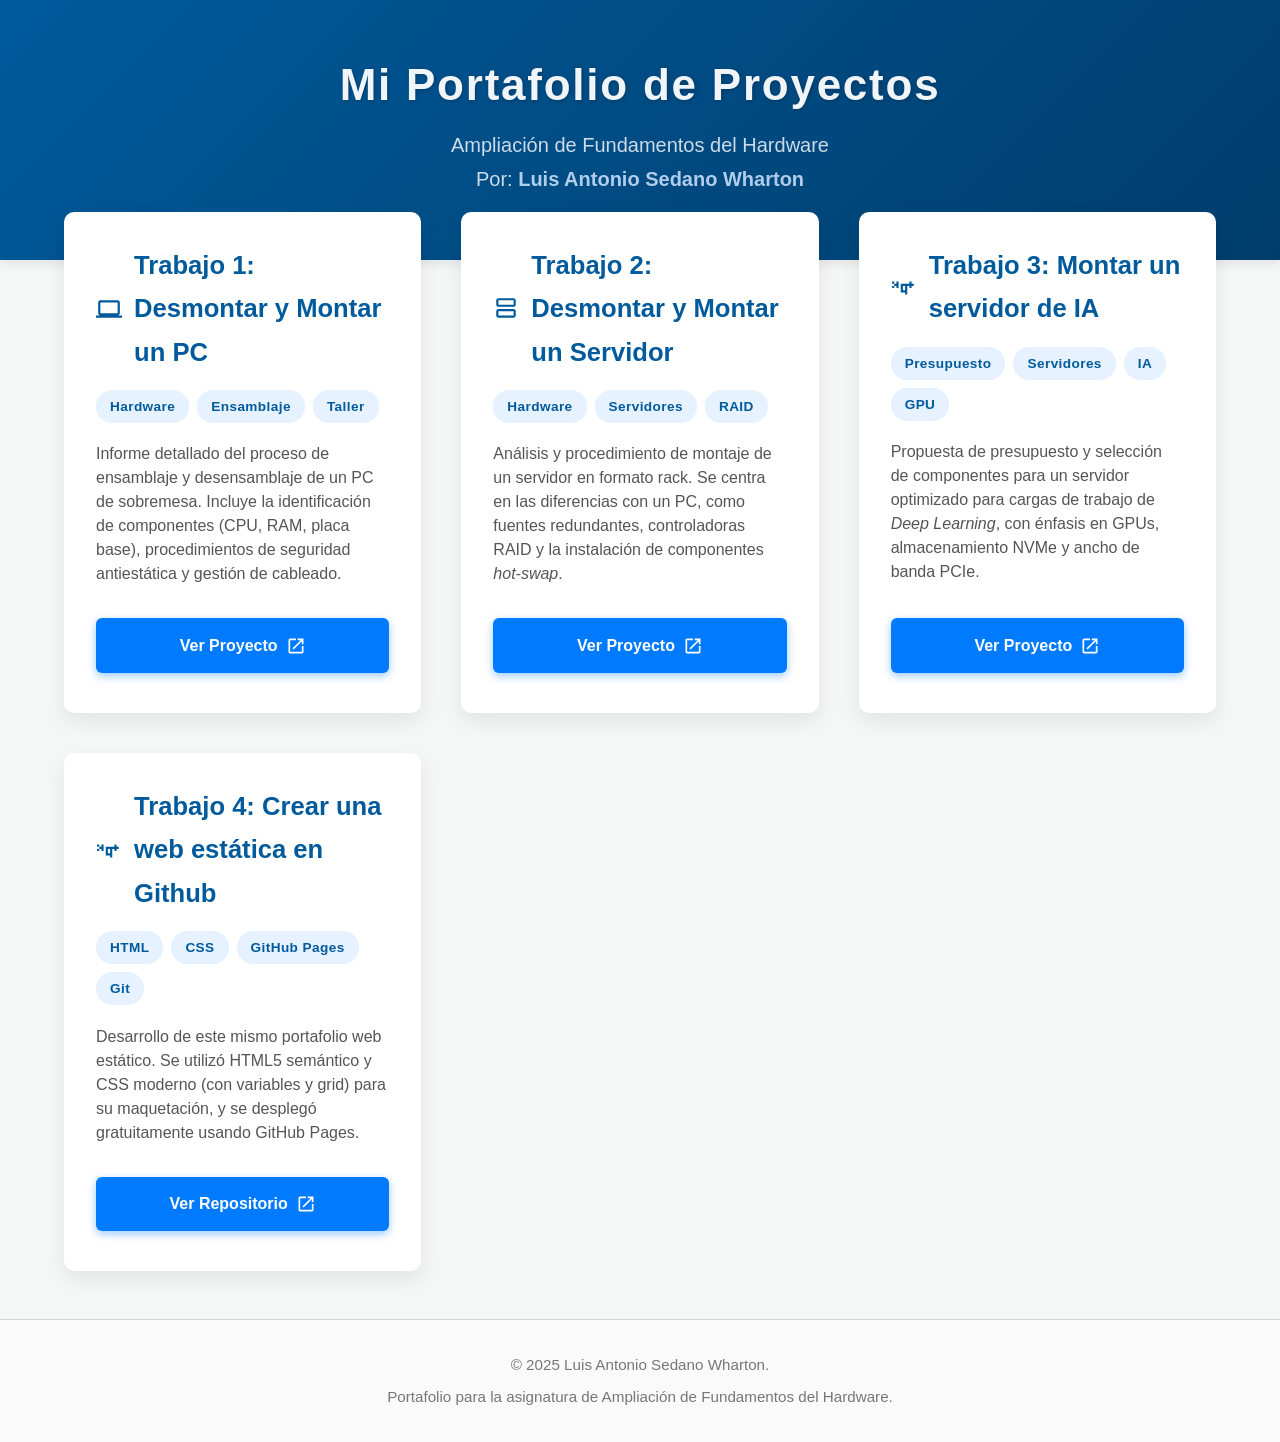
<file: index.html>
<!DOCTYPE html>
<html lang="es">
<head>
<meta charset="UTF-8" />
<meta name="viewport" content="width=device-width, initial-scale=1" />
<title>Portafolio - Ampliación de Fundamentos del Hardware</title>

<style>
  /* Variables de color */
  :root {
    --color-primario: #005a9c;
    --color-secundario: #007bff;
    --color-fondo: #f4f7f6;
    --color-tarjeta: #ffffff;
    --color-texto: #333333;
    --color-texto-claro: #555555;
    --sombra: rgba(0, 0, 0, 0.08);
    --borde-radio: 10px;
    --trans-duracion: 0.3s;
    --font-primary: -apple-system, BlinkMacSystemFont, "Segoe UI", Roboto, Helvetica, Arial, sans-serif;
  }

  /* Reset */
  *, *::before, *::after {
    box-sizing: border-box;
  }
  body, h1, h2, p, a {
    margin: 0;
    padding: 0;
  }

  html {
    scroll-behavior: smooth;
  }

  body {
    font-family: var(--font-primary);
    line-height: 1.7;
    background-color: var(--color-fondo);
    color: var(--color-texto);
    min-height: 100vh;
    display: flex;
    flex-direction: column;
  }

  /* Header */
  .header {
    background: linear-gradient(135deg, var(--color-primario) 0%, #003d6b 100%);
    color: #f0f5fa;
    padding: 3rem 1.5rem 4rem;
    text-align: center;
    box-shadow: 0 4px 10px var(--sombra);
  }
  .header h1 {
    font-size: 2.75rem;
    font-weight: 700;
    letter-spacing: 0.04em;
    margin-bottom: 0.3rem;
    text-shadow: 1px 1px 4px rgba(0,0,0,0.25);
  }
  .header p {
    font-size: 1.25rem;
    font-weight: 400;
    opacity: 0.85;
  }
  .header p strong {
    color: #d0e4ff;
  }

  /* Main Container */
  .main-container {
    max-width: 1200px;
    margin: -3rem auto 3rem; /* para subir un poco las tarjetas */
    padding: 0 1.5rem;
    flex-grow: 1;
  }

  /* Grid portfolio */
  .portfolio-grid {
    display: grid;
    grid-template-columns: repeat(auto-fit, minmax(320px, 1fr));
    gap: 2.5rem;
  }

  /* Card */
  .project-card {
    background-color: var(--color-tarjeta);
    border-radius: var(--borde-radio);
    box-shadow: 0 8px 20px var(--sombra);
    overflow: hidden;
    display: flex;
    flex-direction: column;
    transition: transform var(--trans-duracion) ease, box-shadow var(--trans-duracion) ease;
  }
  .project-card:hover,
  .project-card:focus-within {
    transform: translateY(-7px);
    box-shadow: 0 15px 35px rgba(0,0,0,0.15);
  }

  /* Card Content */
  .card-content {
    padding: 2rem 2rem 2.5rem;
    display: flex;
    flex-direction: column;
    flex-grow: 1;
  }

  /* Titles with icon */
  .project-card h2 {
    font-size: 1.6rem;
    color: var(--color-primario);
    margin-bottom: 1rem;
    display: flex;
    align-items: center;
    gap: 12px;
    font-weight: 700;
  }
  .project-card h2 svg {
    width: 26px;
    height: 26px;
    fill: var(--color-primario);
    flex-shrink: 0;
  }

  /* Tags */
  .project-tags {
    margin-bottom: 1.2rem;
    display: flex;
    flex-wrap: wrap;
    gap: 8px;
  }
  .tag {
    background-color: #e6f2ff;
    color: var(--color-primario);
    padding: 5px 14px;
    border-radius: 16px;
    font-size: 0.85rem;
    font-weight: 700;
    letter-spacing: 0.03em;
    user-select: none;
    transition: background-color 0.3s ease;
  }
  .tag:hover {
    background-color: #c4dfff;
  }

  /* Description */
  .project-card p {
    font-size: 1rem;
    color: var(--color-texto-claro);
    margin-bottom: 2rem;
    flex-grow: 1;
    line-height: 1.5;
  }

  /* Link Button */
  .project-link {
    display: inline-flex;
    align-items: center;
    justify-content: center;
    gap: 8px;
    background-color: var(--color-secundario);
    color: #fff;
    padding: 0.85rem 1.75rem;
    border-radius: 6px;
    font-weight: 700;
    font-size: 1rem;
    text-decoration: none;
    user-select: none;
    transition: background-color var(--trans-duracion) ease, transform 0.15s ease;
    box-shadow: 0 3px 8px rgba(0, 123, 255, 0.4);
    position: relative;
    overflow: hidden;
  }
  .project-link svg {
    width: 20px;
    height: 20px;
    fill: #fff;
    flex-shrink: 0;
  }
  .project-link:hover,
  .project-link:focus {
    background-color: #004a99;
    transform: scale(1.05);
    box-shadow: 0 6px 14px rgba(0, 75, 153, 0.6);
    outline: none;
  }
  .project-link:focus-visible {
    outline: 3px solid #80bfff;
    outline-offset: 3px;
  }

  /* Ripple effect */
  .project-link::after {
    content: "";
    position: absolute;
    border-radius: 50%;
    width: 100%;
    height: 100%;
    top: 0;
    left: 0;
    pointer-events: none;
    background: rgba(255, 255, 255, 0.3);
    opacity: 0;
    transform: scale(0);
    transition: transform 0.3s ease, opacity 0.5s ease;
  }
  .project-link:active::after {
    opacity: 1;
    transform: scale(1);
    transition: 0s;
  }

  /* Footer */
  .footer {
    text-align: center;
    padding: 2rem 1.5rem;
    margin-top: auto;
    border-top: 1px solid #d4d4d4;
    color: #777;
    font-size: 0.95rem;
    background: #fafafa;
  }
  .footer p + p {
    margin-top: 0.4rem;
  }

  /* Responsive tweaks */
  @media (max-width: 600px) {
    .header h1 {
      font-size: 2rem;
    }
    .header p {
      font-size: 1rem;
    }
    .portfolio-grid {
      grid-template-columns: 1fr;
      gap: 1.8rem;
    }
  }
</style>

</head>
<body>

<header class="header" role="banner">
  <h1>Mi Portafolio de Proyectos</h1>
  <p>Ampliación de Fundamentos del Hardware</p>
  <p>Por: <strong>Luis Antonio Sedano Wharton</strong></p>
</header>

<main class="main-container" role="main">
  <div class="portfolio-grid" aria-label="Lista de proyectos">

    <article class="project-card" tabindex="0">
      <div class="card-content">
        <h2>
          <svg xmlns="http://www.w3.org/2000/svg" viewBox="0 0 24 24" aria-hidden="true" focusable="false">
            <path d="M20 18c1.1 0 2-.9 2-2V6c0-1.1-.9-2-2-2H4c-1.1 0-2 .9-2 2v10c0 1.1.9 2 2 2H0v2h24v-2h-4zM4 6h16v10H4V6z"></path>
          </svg>
          Trabajo 1: Desmontar y Montar un PC
        </h2>

        <div class="project-tags">
          <span class="tag">Hardware</span>
          <span class="tag">Ensamblaje</span>
          <span class="tag">Taller</span>
        </div>

        <p>
          Informe detallado del proceso de ensamblaje y desensamblaje de un PC de sobremesa.
          Incluye la identificación de componentes (CPU, RAM, placa base),
          procedimientos de seguridad antiestática y gestión de cableado.
        </p>

        <a href="https://sedanodev.github.io/2asirAFH2526/trabajos/Desmontar%20y%20Montar%20un%20PC%20-%20Luis%20Sedano.pdf" class="project-link" target="_blank" rel="noopener noreferrer" aria-label="Ver Proyecto Trabajo 1: Desmontar y Montar un PC">
          Ver Proyecto
          <svg xmlns="http://www.w3.org/2000/svg" viewBox="0 0 24 24" aria-hidden="true" focusable="false">
            <path d="M19 19H5V5h7V3H5c-1.1 0-2 .9-2 2v14c0 1.1.9 2 2 2h14c1.1 0 2-.9 2-2v-7h-2v7zM14 3v2h3.59l-9.83 9.83 1.41 1.41L19 6.41V10h2V3h-7z"></path>
          </svg>
        </a>
      </div>
    </article>

    <article class="project-card" tabindex="0">
      <div class="card-content">
        <h2>
          <svg xmlns="http://www.w3.org/2000/svg" viewBox="0 0 24 24" aria-hidden="true" focusable="false">
            <path d="M3 4c0-1.1.9-2 2-2h14c1.1 0 2 .9 2 2v4c0 1.1-.9 2-2 2H5c-1.1 0-2-.9-2-2V4zm2 4h14V4H5v4zM3 14c0-1.1.9-2 2-2h14c1.1 0 2 .9 2 2v4c0 1.1-.9 2-2 2H5c-1.1 0-2-.9-2-2v-4zm2 4h14v-4H5v4z"></path>
          </svg>
          Trabajo 2: Desmontar y Montar un Servidor
        </h2>

        <div class="project-tags">
          <span class="tag">Hardware</span>
          <span class="tag">Servidores</span>
          <span class="tag">RAID</span>
        </div>

        <p>
          Análisis y procedimiento de montaje de un servidor en formato rack. Se centra en
          las diferencias con un PC, como fuentes redundantes, controladoras RAID
          y la instalación de componentes <em>hot-swap</em>.
        </p>

        <a href="https://sedanodev.github.io/2asirAFH2526/trabajos/Desmontar%20y%20Montar%20un%20Servidor%20-%20Luis%20Sedano.pdf" class="project-link" target="_blank" rel="noopener noreferrer" aria-label="Ver Proyecto Trabajo 2: Desmontar y Montar un Servidor">
          Ver Proyecto
          <svg xmlns="http://www.w3.org/2000/svg" viewBox="0 0 24 24" aria-hidden="true" focusable="false">
            <path d="M19 19H5V5h7V3H5c-1.1 0-2 .9-2 2v14c0 1.1.9 2 2 2h14c1.1 0 2-.9 2-2v-7h-2v7zM14 3v2h3.59l-9.83 9.83 1.41 1.41L19 6.41V10h2V3h-7z"></path>
          </svg>
        </a>
      </div>
    </article>

    <article class="project-card" tabindex="0">
      <div class="card-content">
        <h2>
          <svg xmlns="http://www.w3.org/2000/svg" viewBox="0 0 24 24" aria-hidden="true" focusable="false">
            <path d="M15 9H9v6h6V9zm-2 4h-2v-2h2v2zm8-2V9h-2V7h-2v2h-2v2h2v2h2v-2h2zm-4 6h-2v2h-2v-2H9v-2h2v-2h2v2h2v2zM7 7H5v2H3V7H1v2h2v2H1v2h2v-2h2v2h2V9H7V7z"></path>
          </svg>
          Trabajo 3: Montar un servidor de IA
        </h2>

        <div class="project-tags">
          <span class="tag">Presupuesto</span>
          <span class="tag">Servidores</span>
          <span class="tag">IA</span>
          <span class="tag">GPU</span>
        </div>

        <p>
          Propuesta de presupuesto y selección de componentes para un servidor optimizado
          para cargas de trabajo de <em>Deep Learning</em>, con énfasis en GPUs, almacenamiento
          NVMe y ancho de banda PCIe.
        </p>

        <a href="https://sedanodev.github.io/2asirAFH2526/trabajos/modelos.html" class="project-link" target="_blank" rel="noopener noreferrer" aria-label="Ver Proyecto Trabajo 3: Montar un servidor de IA">
          Ver Proyecto
          <svg xmlns="http://www.w3.org/2000/svg" viewBox="0 0 24 24" aria-hidden="true" focusable="false">
            <path d="M19 19H5V5h7V3H5c-1.1 0-2 .9-2 2v14c0 1.1.9 2 2 2h14c1.1 0 2-.9 2-2v-7h-2v7zM14 3v2h3.59l-9.83 9.83 1.41 1.41L19 6.41V10h2V3h-7z"></path>
          </svg>
        </a>
      </div>
    </article>

    <article class="project-card" tabindex="0">
      <div class="card-content">
        <h2>
          <svg xmlns="http://www.w3.org/2000/svg" viewBox="0 0 24 24" aria-hidden="true" focusable="false">
            <path d="M15 9H9v6h6V9zm-2 4h-2v-2h2v2zm8-2V9h-2V7h-2v2h-2v2h2v2h2v-2h2zm-4 6h-2v2h-2v-2H9v-2h2v-2h2v2h2v2zM7 7H5v2H3V7H1v2h2v2H1v2h2v-2h2v2h2V9H7V7z"></path>
          </svg>
          Trabajo 4: Crear una web estática en Github
        </h2>

        <div class="project-tags">
          <span class="tag">HTML</span>
          <span class="tag">CSS</span>
          <span class="tag">GitHub Pages</span>
          <span class="tag">Git</span>
        </div>

        <p>
          Desarrollo de este mismo portafolio web estático. Se utilizó HTML5 semántico
          y CSS moderno (con variables y grid) para su maquetación, y se desplegó
          gratuitamente usando GitHub Pages.
        </p>

        <a href="https://github.com/sedanodev/2asirAFH2526" class="project-link" target="_blank" rel="noopener noreferrer" aria-label="Ver el repositorio del Trabajo 4">
          Ver Repositorio
          <svg xmlns="http://www.w3.org/2000/svg" viewBox="0 0 24 24" aria-hidden="true" focusable="false">
            <path d="M19 19H5V5h7V3H5c-1.1 0-2 .9-2 2v14c0 1.1.9 2 2 2h14c1.1 0 2-.9 2-2v-7h-2v7zM14 3v2h3.59l-9.83 9.83 1.41 1.41L19 6.41V10h2V3h-7z"></path>
          </svg>
        </a>
      </div>
    </article>

    </div> </main>

<footer class="footer" role="contentinfo">
  <p>&copy; 2025 Luis Antonio Sedano Wharton.</p>
  <p>Portafolio para la asignatura de Ampliación de Fundamentos del Hardware.</p>
</footer>

</body>
</html>
</file>
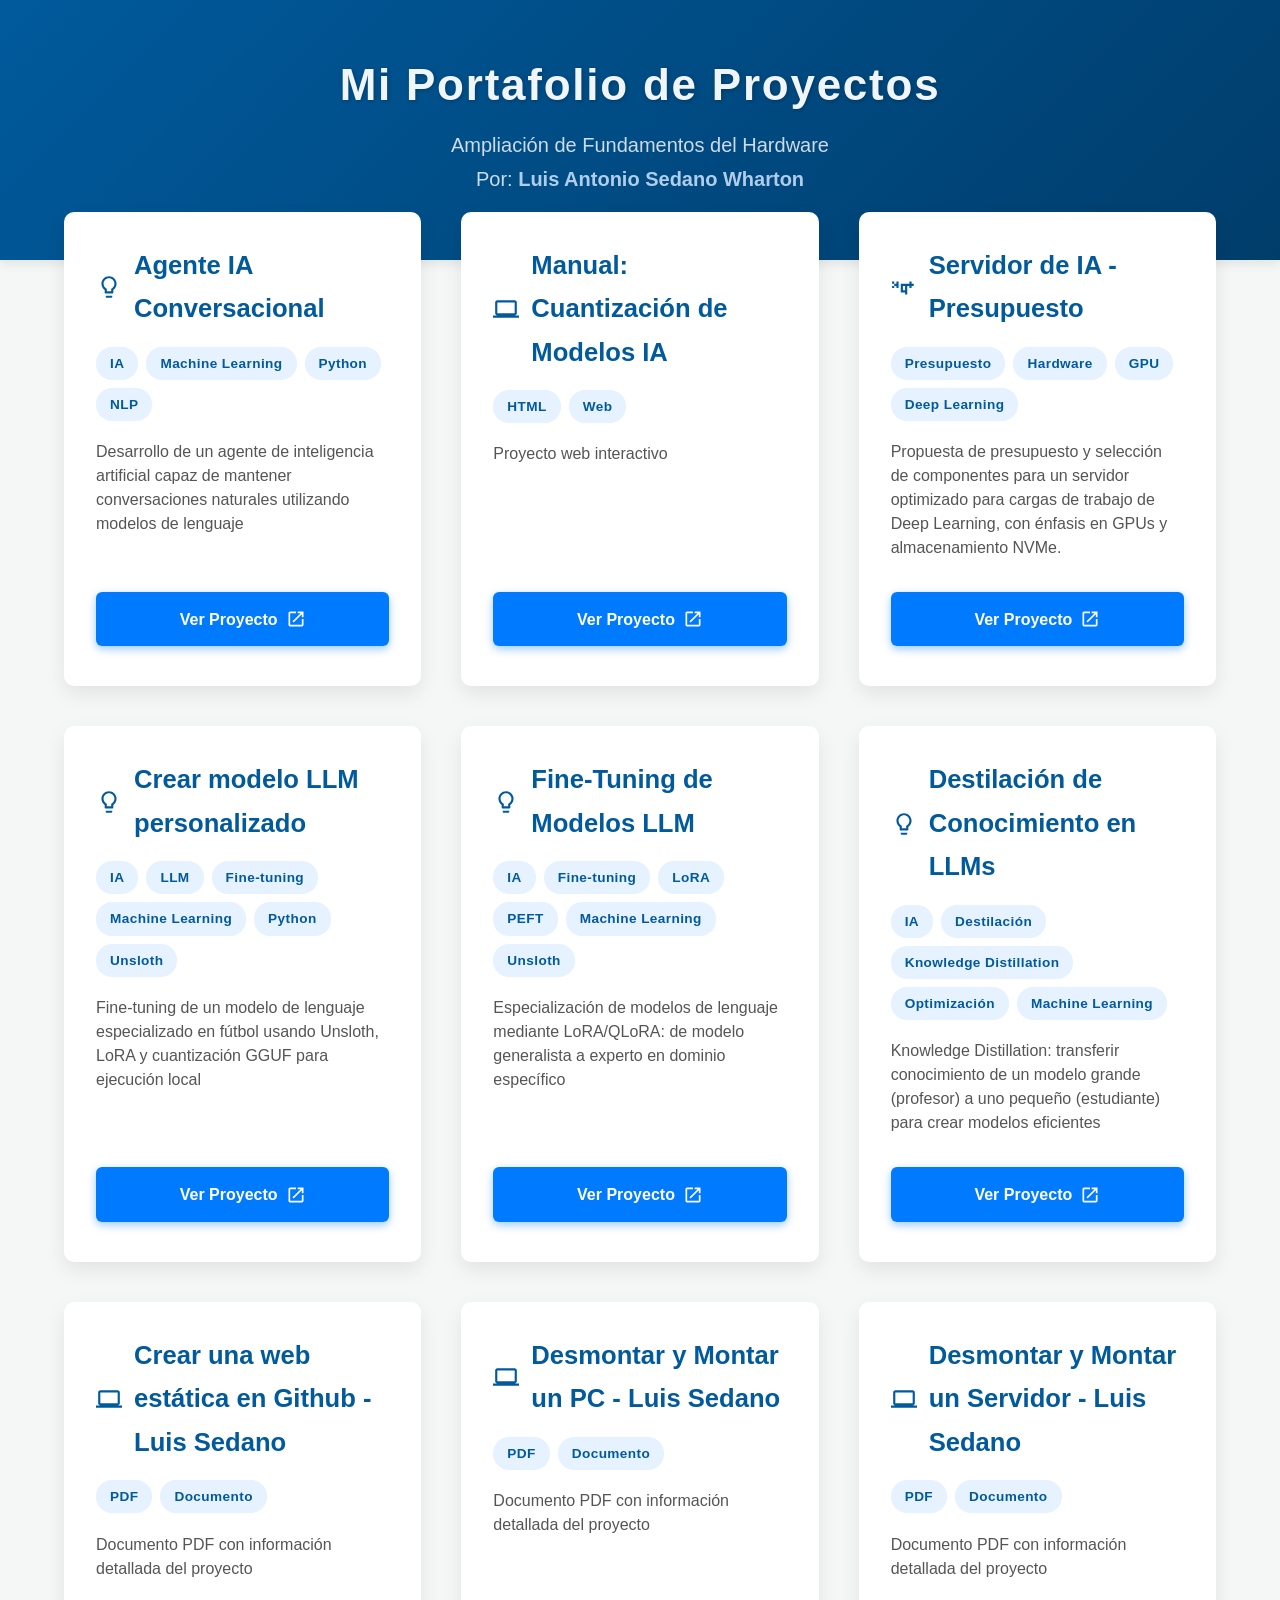
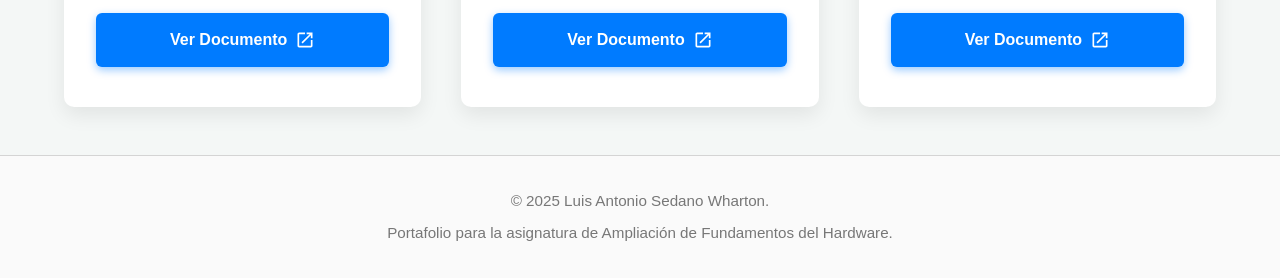
<file: trabajos/index.html>
<!DOCTYPE html>
<html lang="es">
<head>
<meta charset="UTF-8" />
<meta name="viewport" content="width=device-width, initial-scale=1" />
<title>Portafolio - Ampliación de Fundamentos del Hardware</title>

<style>
  /* Variables de color */
  :root {
    --color-primario: #005a9c;
    --color-secundario: #007bff;
    --color-fondo: #f4f7f6;
    --color-tarjeta: #ffffff;
    --color-texto: #333333;
    --color-texto-claro: #555555;
    --sombra: rgba(0, 0, 0, 0.08);
    --borde-radio: 10px;
    --trans-duracion: 0.3s;
    --font-primary: -apple-system, BlinkMacSystemFont, "Segoe UI", Roboto, Helvetica, Arial, sans-serif;
  }

  /* Reset */
  *, *::before, *::after {
    box-sizing: border-box;
  }
  body, h1, h2, p, a {
    margin: 0;
    padding: 0;
  }

  html {
    scroll-behavior: smooth;
  }

  body {
    font-family: var(--font-primary);
    line-height: 1.7;
    background-color: var(--color-fondo);
    color: var(--color-texto);
    min-height: 100vh;
    display: flex;
    flex-direction: column;
  }

  /* Header */
  .header {
    background: linear-gradient(135deg, var(--color-primario) 0%, #003d6b 100%);
    color: #f0f5fa;
    padding: 3rem 1.5rem 4rem;
    text-align: center;
    box-shadow: 0 4px 10px var(--sombra);
  }
  .header h1 {
    font-size: 2.75rem;
    font-weight: 700;
    letter-spacing: 0.04em;
    margin-bottom: 0.3rem;
    text-shadow: 1px 1px 4px rgba(0,0,0,0.25);
  }
  .header p {
    font-size: 1.25rem;
    font-weight: 400;
    opacity: 0.85;
  }
  .header p strong {
    color: #d0e4ff;
  }

  /* Main Container */
  .main-container {
    max-width: 1200px;
    margin: -3rem auto 3rem;
    padding: 0 1.5rem;
    flex-grow: 1;
  }

  /* Grid portfolio */
  .portfolio-grid {
    display: grid;
    grid-template-columns: repeat(auto-fit, minmax(320px, 1fr));
    gap: 2.5rem;
  }

  /* Card */
  .project-card {
    background-color: var(--color-tarjeta);
    border-radius: var(--borde-radio);
    box-shadow: 0 8px 20px var(--sombra);
    overflow: hidden;
    display: flex;
    flex-direction: column;
    transition: transform var(--trans-duracion) ease, box-shadow var(--trans-duracion) ease;
  }
  .project-card:hover,
  .project-card:focus-within {
    transform: translateY(-7px);
    box-shadow: 0 15px 35px rgba(0,0,0,0.15);
  }

  /* Card Content */
  .card-content {
    padding: 2rem 2rem 2.5rem;
    display: flex;
    flex-direction: column;
    flex-grow: 1;
  }

  /* Titles with icon */
  .project-card h2 {
    font-size: 1.6rem;
    color: var(--color-primario);
    margin-bottom: 1rem;
    display: flex;
    align-items: center;
    gap: 12px;
    font-weight: 700;
  }
  .project-card h2 svg {
    width: 26px;
    height: 26px;
    fill: var(--color-primario);
    flex-shrink: 0;
  }

  /* Tags */
  .project-tags {
    margin-bottom: 1.2rem;
    display: flex;
    flex-wrap: wrap;
    gap: 8px;
  }
  .tag {
    background-color: #e6f2ff;
    color: var(--color-primario);
    padding: 5px 14px;
    border-radius: 16px;
    font-size: 0.85rem;
    font-weight: 700;
    letter-spacing: 0.03em;
    user-select: none;
    transition: background-color 0.3s ease;
  }
  .tag:hover {
    background-color: #c4dfff;
  }

  /* Description */
  .project-card p {
    font-size: 1rem;
    color: var(--color-texto-claro);
    margin-bottom: 2rem;
    flex-grow: 1;
    line-height: 1.5;
  }

  /* Link Button */
  .project-link {
    display: inline-flex;
    align-items: center;
    justify-content: center;
    gap: 8px;
    background-color: var(--color-secundario);
    color: #fff;
    padding: 0.85rem 1.75rem;
    border-radius: 6px;
    font-weight: 700;
    font-size: 1rem;
    text-decoration: none;
    user-select: none;
    transition: background-color var(--trans-duracion) ease, transform 0.15s ease;
    box-shadow: 0 3px 8px rgba(0, 123, 255, 0.4);
    position: relative;
    overflow: hidden;
  }
  .project-link svg {
    width: 20px;
    height: 20px;
    fill: #fff;
    flex-shrink: 0;
  }
  .project-link:hover,
  .project-link:focus {
    background-color: #004a99;
    transform: scale(1.05);
    box-shadow: 0 6px 14px rgba(0, 75, 153, 0.6);
    outline: none;
  }
  .project-link:focus-visible {
    outline: 3px solid #80bfff;
    outline-offset: 3px;
  }

  /* Ripple effect */
  .project-link::after {
    content: "";
    position: absolute;
    border-radius: 50%;
    width: 100%;
    height: 100%;
    top: 0;
    left: 0;
    pointer-events: none;
    background: rgba(255, 255, 255, 0.3);
    opacity: 0;
    transform: scale(0);
    transition: transform 0.3s ease, opacity 0.5s ease;
  }
  .project-link:active::after {
    opacity: 1;
    transform: scale(1);
    transition: 0s;
  }

  /* Loading */
  .loading {
    text-align: center;
    padding: 3rem;
    color: var(--color-texto-claro);
    font-size: 1.1rem;
  }

  /* Footer */
  .footer {
    text-align: center;
    padding: 2rem 1.5rem;
    margin-top: auto;
    border-top: 1px solid #d4d4d4;
    color: #777;
    font-size: 0.95rem;
    background: #fafafa;
  }
  .footer p + p {
    margin-top: 0.4rem;
  }

  /* Responsive tweaks */
  @media (max-width: 600px) {
    .header h1 {
      font-size: 2rem;
    }
    .header p {
      font-size: 1rem;
    }
    .portfolio-grid {
      grid-template-columns: 1fr;
      gap: 1.8rem;
    }
  }
</style>

</head>
<body>

<header class="header" role="banner">
  <h1>Mi Portafolio de Proyectos</h1>
  <p>Ampliación de Fundamentos del Hardware</p>
  <p>Por: <strong>Luis Antonio Sedano Wharton</strong></p>
</header>

<main class="main-container" role="main">
  <div id="portfolio-grid" class="portfolio-grid" aria-label="Lista de proyectos">
    <div class="loading">⏳ Cargando proyectos...</div>
  </div>
</main>

<footer class="footer" role="contentinfo">
  <p>&copy; 2025 Luis Antonio Sedano Wharton.</p>
  <p>Portafolio para la asignatura de Ampliación de Fundamentos del Hardware.</p>
</footer>

<script>
// ============================================
// CONFIGURACIÓN: Lista de archivos a indexar
// ============================================
const PROYECTOS_FILES = [
  'AgenteIA.html',
  'cuantizacion.html',
  'modelos.html',
  'CrearLLM.html',
  'FineTuning.html',
  'Destilacion.html',
  'Crear una web estática en Github - Luis Sedano.pdf',
  'Desmontar y Montar un PC - Luis Sedano.pdf',
  'Desmontar y Montar un Servidor - Luis Sedano.pdf'
];

// Mapeo de iconos SVG
const iconos = {
  computer: '<path d="M20 18c1.1 0 2-.9 2-2V6c0-1.1-.9-2-2-2H4c-1.1 0-2 .9-2 2v10c0 1.1.9 2 2 2H0v2h24v-2h-4zM4 6h16v10H4V6z"></path>',
  server: '<path d="M3 4c0-1.1.9-2 2-2h14c1.1 0 2 .9 2 2v4c0 1.1-.9 2-2 2H5c-1.1 0-2-.9-2-2V4zm2 4h14V4H5v4zM3 14c0-1.1.9-2 2-2h14c1.1 0 2 .9 2 2v4c0 1.1-.9 2-2 2H5c-1.1 0-2-.9-2-2v-4zm2 4h14v-4H5v4z"></path>',
  cpu: '<path d="M15 9H9v6h6V9zm-2 4h-2v-2h2v2zm8-2V9h-2V7h-2v2h-2v2h2v2h2v-2h2zm-4 6h-2v2h-2v-2H9v-2h2v-2h2v2h2v2zM7 7H5v2H3V7H1v2h2v2H1v2h2v-2h2v2h2V9H7V7z"></path>',
  ai: '<path d="M9 21c0 .55.45 1 1 1h4c.55 0 1-.45 1-1v-1H9v1zm3-19C8.14 2 5 5.14 5 9c0 2.38 1.19 4.47 3 5.74V17c0 .55.45 1 1 1h6c.55 0 1-.45 1-1v-2.26c1.81-1.27 3-3.36 3-5.74 0-3.86-3.14-7-7-7zm2.85 11.1l-.85.6V16h-4v-2.3l-.85-.6C7.8 12.16 7 10.63 7 9c0-2.76 2.24-5 5-5s5 2.24 5 5c0 1.63-.8 3.16-2.15 4.1z"></path>'
};

// Función para escapar caracteres HTML peligrosos
function escapeHTML(str) {
  if (!str) return '';
  return str.replace(/[&<>'"]/g,
    tag => ({
        '&': '&amp;',
        '<': '&lt;',
        '>': '&gt;',
        "'": '&#39;',
        '"': '&quot;'
      }[tag]));
}

// Función para extraer metadata de archivos HTML
async function extraerMetadata(url) {
  try {
    const response = await fetch(url);
    const html = await response.text();
    const parser = new DOMParser();
    const doc = parser.parseFromString(html, 'text/html');

    // Buscar meta tags personalizadas
    const metaTitulo = doc.querySelector('meta[name="proyecto-titulo"]');
    const metaDesc = doc.querySelector('meta[name="proyecto-descripcion"]');
    const metaTags = doc.querySelector('meta[name="proyecto-tags"]');
    const metaIcono = doc.querySelector('meta[name="proyecto-icono"]');

    // Extraer valores o usar fallback
    const titulo = metaTitulo?.content || doc.querySelector('title')?.textContent || 'Sin título';
    const descripcion = metaDesc?.content || 'Proyecto web interactivo';
    const tags = metaTags?.content.split(',').map(t => t.trim()) || ['HTML', 'Web'];
    const icono = metaIcono?.content || 'computer';

    return {
      titulo: titulo,
      descripcion: descripcion,
      tags: tags,
      url: url,
      tipo: 'web',
      icono: icono
    };
  } catch (error) {
    console.error(`Error cargando ${url}:`, error);
    return null;
  }
}

// Función para generar HTML de una tarjeta
function generarTarjeta(proyecto) {
  const icono = iconos[proyecto.icono] || iconos.cpu;
  const tags = proyecto.tags.map(tag => `<span class="tag">${escapeHTML(tag)}</span>`).join('');
  const textoBtn = proyecto.tipo === 'pdf' ? 'Ver Documento' :
                   proyecto.tipo === 'repo' ? 'Ver Repositorio' : 'Ver Proyecto';

  return `
    <article class="project-card" tabindex="0">
      <div class="card-content">
        <h2>
          <svg xmlns="http://www.w3.org/2000/svg" viewBox="0 0 24 24" aria-hidden="true" focusable="false">
            ${icono}
          </svg>
          ${escapeHTML(proyecto.titulo)}
        </h2>
        <div class="project-tags">${tags}</div>
        <p>${escapeHTML(proyecto.descripcion)}</p>
        <a href="${proyecto.url}" class="project-link" target="_blank" rel="noopener noreferrer" aria-label="Ver ${escapeHTML(proyecto.titulo)}">
          ${textoBtn}
          <svg xmlns="http://www.w3.org/2000/svg" viewBox="0 0 24 24" aria-hidden="true" focusable="false">
            <path d="M19 19H5V5h7V3H5c-1.1 0-2 .9-2 2v14c0 1.1.9 2 2 2h14c1.1 0 2-.9 2-2v-7h-2v7zM14 3v2h3.59l-9.83 9.83 1.41 1.41L19 6.41V10h2V3h-7z"></path>
          </svg>
        </a>
      </div>
    </article>
  `;
}

// Cargar y renderizar todos los proyectos
async function cargarProyectos() {
  const grid = document.getElementById('portfolio-grid');

  // Procesar cada archivo en paralelo
  const promises = PROYECTOS_FILES.map(async (archivo) => {
    if (archivo.endsWith('.html')) {
      // Para archivos HTML, extraer metadata
      return await extraerMetadata(archivo);
    } else if (archivo.endsWith('.pdf')) {
      // Para PDFs, crear metadata básica desde el nombre
      const nombre = archivo.split('/').pop().replace(/%20/g, ' ').replace('.pdf', '');
      return {
        titulo: nombre,
        descripcion: 'Documento PDF con información detallada del proyecto',
        tags: ['PDF', 'Documento'],
        url: archivo,
        tipo: 'pdf',
        icono: 'computer'
      };
    }
    return null;
  });

  const results = await Promise.all(promises);
  const proyectos = results.filter(p => p !== null);

  // Renderizar todas las tarjetas
  if (proyectos.length > 0) {
    grid.innerHTML = proyectos.map(p => generarTarjeta(p)).join('');
  } else {
    grid.innerHTML = '<div class="loading">⚠️ No se encontraron proyectos</div>';
  }
}

// Ejecutar al cargar la página
document.addEventListener('DOMContentLoaded', cargarProyectos);
</script>

</body>
</html>
</file>
